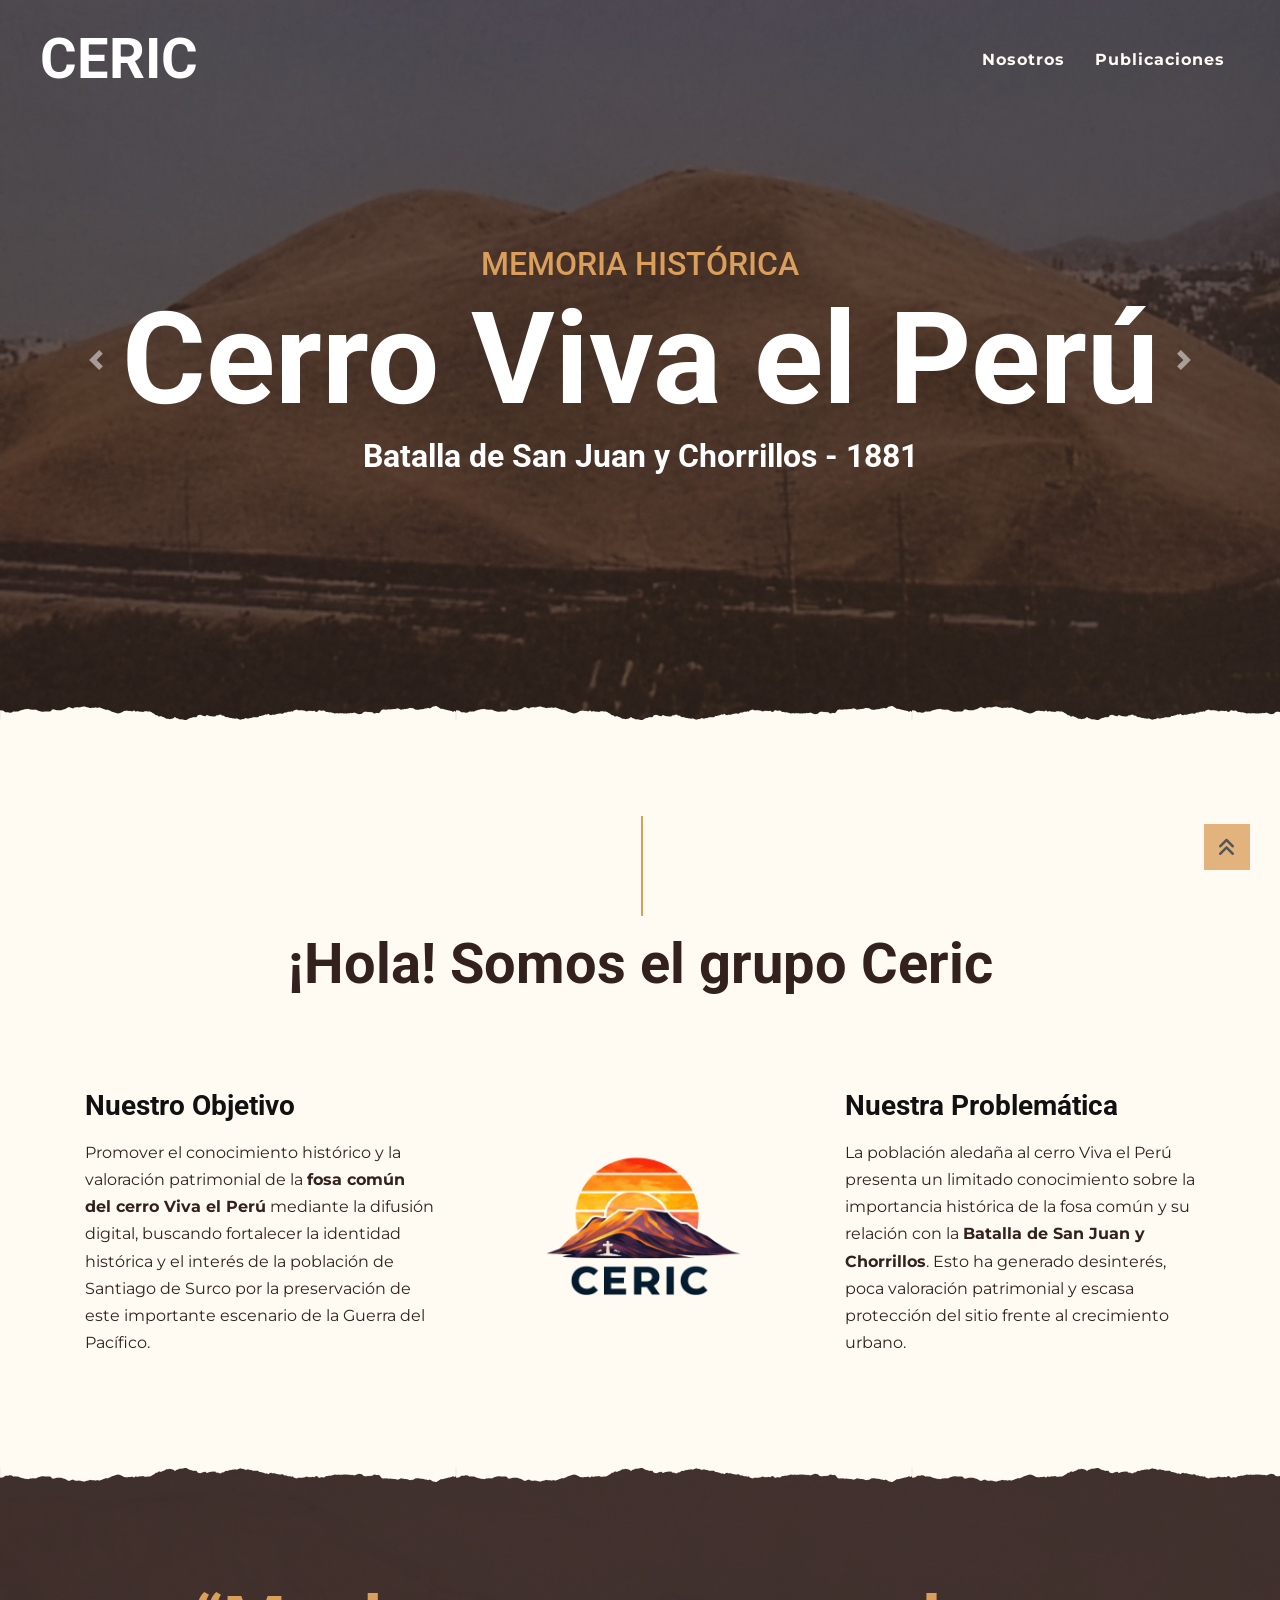
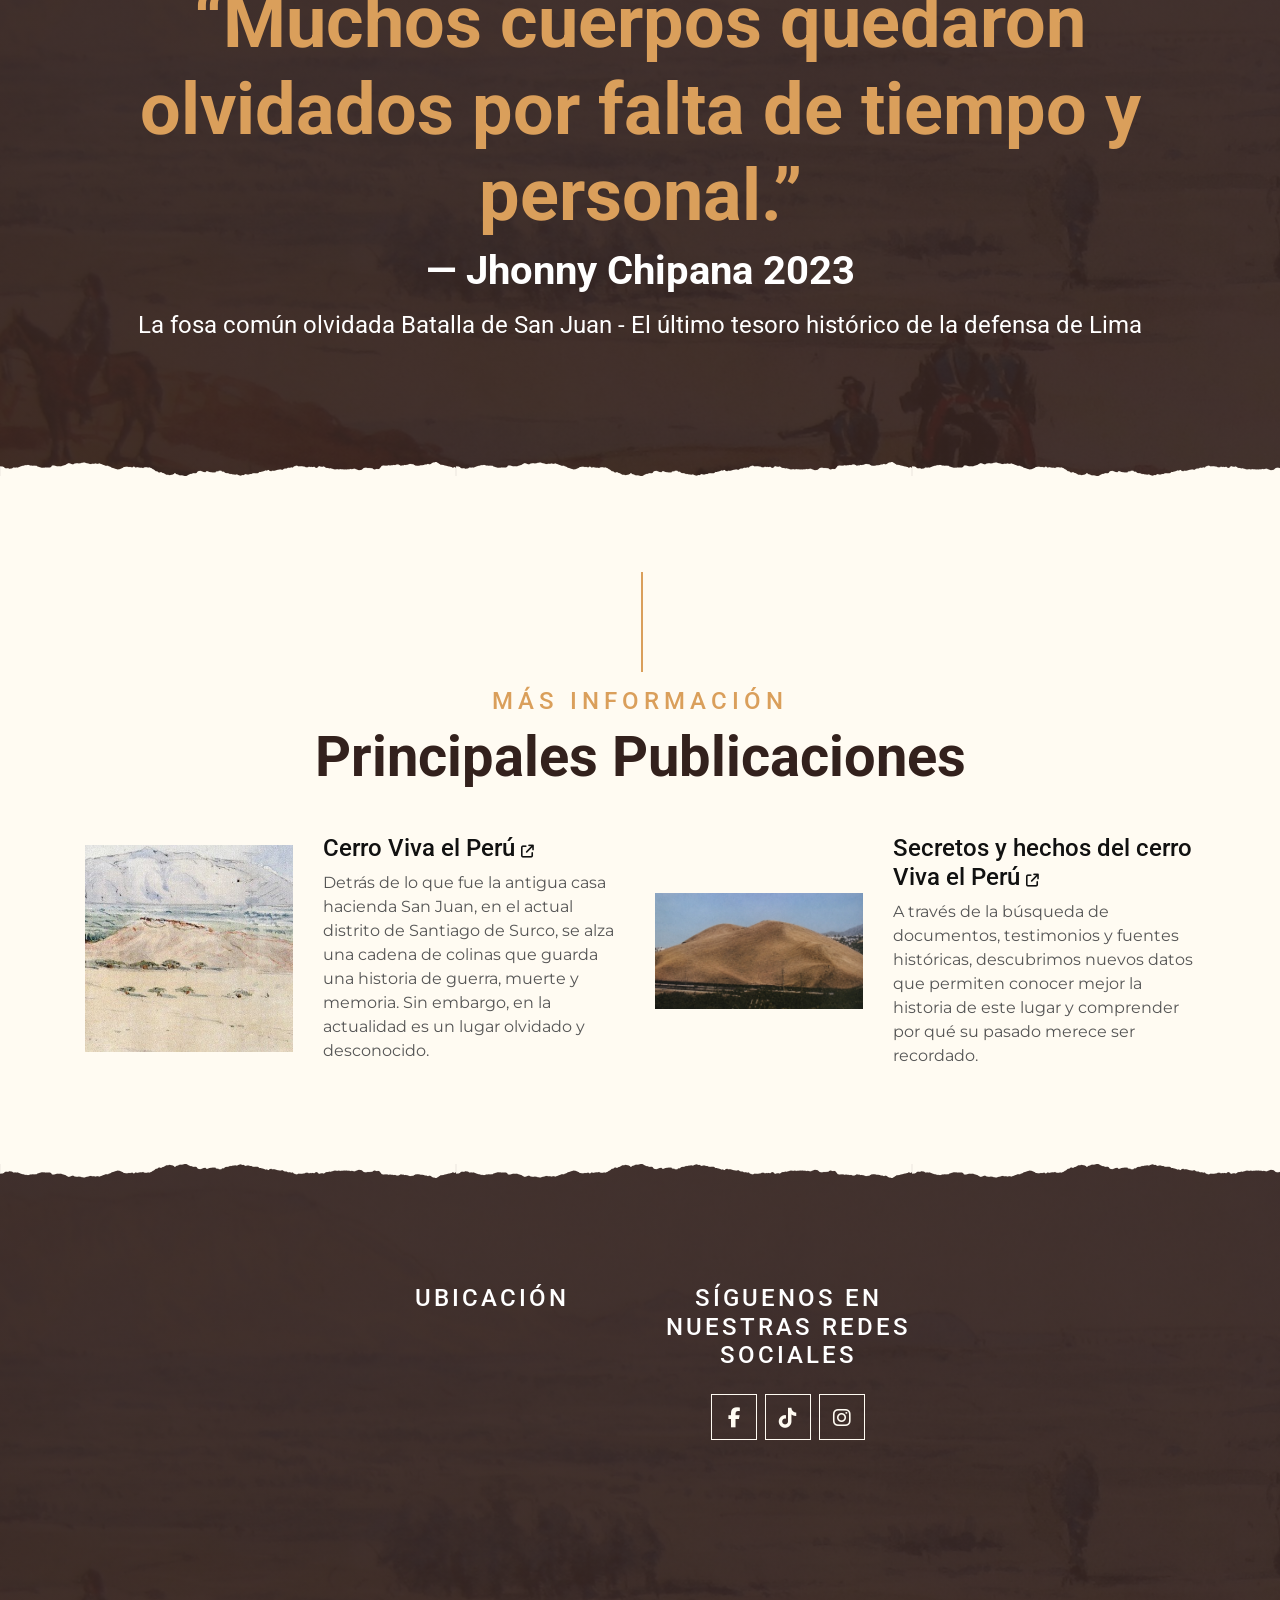
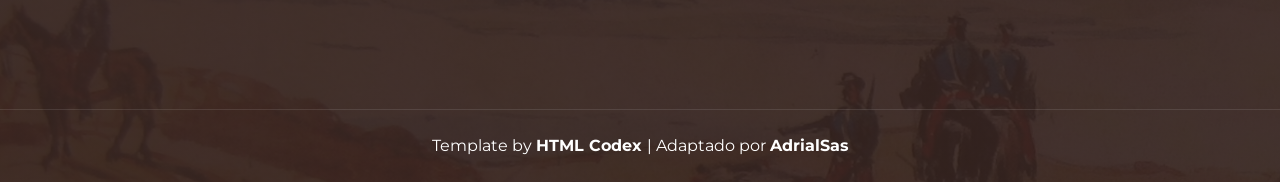
<file: index.html>
<!DOCTYPE html>
<html lang="es">

<head>
    <meta charset="utf-8">
    <title>Ceric - Cerro Viva el Perú</title>
    <meta content="width=device-width, initial-scale=1.0" name="viewport">
    <meta content="Ceric, Cerro Viva el Peru, Memoria Historica, Batalla de San Juan y Chorrillos" name="keywords">
    <meta content="Recuperando la memoria histórica y la valoración patrimonial de la fosa común en Santiago de Surco." name="description">

    <!-- Open Graph para Redes Sociales y WhatsApp -->
    <meta property="og:title" content="CERIC - Cerro Viva el Perú">
    <meta property="og:description" content="Recuperando la memoria histórica y la valoración patrimonial de la fosa común en Santiago de Surco.">
    <meta property="og:image" content="img/Ceric.png">
    <meta property="og:type" content="website">

    <!-- Favicon -->
    <link href="img/favicon.ico" rel="icon">

    <!-- Google Fonts -->
    <link rel="preconnect" href="https://fonts.gstatic.com">
    <link href="https://fonts.googleapis.com/css2?family=Montserrat:wght@200;400&family=Roboto:wght@400;500;700&display=swap" rel="stylesheet"> 

    <!-- Font Awesome -->
    <link href="https://cdnjs.cloudflare.com/ajax/libs/font-awesome/6.4.0/css/all.min.css" rel="stylesheet">

    <!-- AOS Library (Estilos para animación al hacer scroll) -->
    <link rel="stylesheet" href="https://unpkg.com/aos@next/dist/aos.css" />

    <!-- Libraries Stylesheet -->
    <link href="lib/owlcarousel/assets/owl.carousel.min.css" rel="stylesheet">
    <link href="lib/tempusdominus/css/tempusdominus-bootstrap-4.min.css" rel="stylesheet" />

    <!-- Customized Bootstrap Stylesheet -->
    <link href="css/style.min.css" rel="stylesheet">
</head>

<body>
    <!-- Navbar Start -->
    <div class="container-fluid p-0 nav-bar">
        <nav class="navbar navbar-expand-lg bg-none navbar-dark py-3">
            <a href="index.html" class="navbar-brand px-lg-4 m-0">
                <h1 class="m-0 display-4 text-uppercase text-white">Ceric</h1>
            </a>
            <button type="button" class="navbar-toggler" data-toggle="collapse" data-target="#navbarCollapse">
                <span class="navbar-toggler-icon"></span>
            </button>
            <div class="collapse navbar-collapse justify-content-between" id="navbarCollapse">
                <div class="navbar-nav ml-auto p-4">
                    <a href="about.html" class="nav-item nav-link">Nosotros</a>
                    <a href="Documentos.html" class="nav-item nav-link">Publicaciones</a>               
                </div>
            </div>
        </nav>
    </div>
    <!-- Navbar End -->

    <!-- Carousel Start -->
    <div class="container-fluid p-0 mb-5">
        <div id="blog-carousel" class="carousel slide overlay-bottom" data-ride="carousel">
            <div class="carousel-inner">
                <div class="carousel-item active">
                    <img class="w-100" src="img/carousel-1.jpg" alt="Cerro Viva el Perú">
                    <div class="carousel-caption d-flex flex-column align-items-center justify-content-center">
                        <h2 class="text-primary font-weight-medium m-0">MEMORIA HISTÓRICA</h2>
                        <h1 class="display-1 text-white m-0">Cerro Viva el Perú</h1>
                        <h2 class="text-white m-0">Batalla de San Juan y Chorrillos - 1881</h2>
                    </div>
                </div>
                <div class="carousel-item">
                    <img class="w-100" src="img/698e12fef538ce109a0301f2.webp" alt="Recuperando memoria peruana">
                    <div class="carousel-caption d-flex flex-column align-items-center justify-content-center">
                        <h1 class="display-1 text-white m-0">Cerro Viva el Perú</h1>
                        <h2 class="text-white m-0">"Recuperando nuestra memoria peruana"</h2>
                    </div>
                </div>
            </div>
            <a class="carousel-control-prev" href="#blog-carousel" data-slide="prev">
                <span class="carousel-control-prev-icon"></span>
            </a>
            <a class="carousel-control-next" href="#blog-carousel" data-slide="next">
                <span class="carousel-control-next-icon"></span>
            </a>
        </div>
    </div>
    <!-- Carousel End -->

    <!-- About/Ceric Start -->
    <div class="container-fluid py-5">
        <div class="container">
            
            <!-- Título principal de la sección -->
            <div class="section-title text-center mb-5" data-aos="fade-up">
                <h1 class="display-4">¡Hola! Somos el grupo Ceric</h1>
            </div>

            <!-- Fila alineada al centro verticalmente con animación -->
            <div class="row align-items-center" data-aos="fade-up" data-aos-delay="100">
                
                <!-- Columna Objetivo -->
                <div class="col-lg-4 text-lg-left text-center mb-4 mb-lg-0">
                    <h2 class="h3 font-weight-bold mb-3 text-dark">Nuestro Objetivo</h2>
                    <p class="text-secondary" style="line-height: 1.7;">
                        Promover el conocimiento histórico y la valoración patrimonial de la <strong>fosa común del cerro Viva el Perú</strong> mediante la difusión digital, buscando fortalecer la identidad histórica y el interés de la población de Santiago de Surco por la preservación de este importante escenario de la Guerra del Pacífico.
                    </p>
                </div>

                <!-- Columna Imagen / Logo con tamaño ampliado -->
                <div class="col-lg-4 text-center mb-4 mb-lg-0 px-2">
                    <img class="img-fluid" 
                         src="img/Ceric.png" 
                         alt="Logo Ceric Cerro Viva el Perú" 
                         style="width: 100%; max-width: 420px; height: auto;">
                </div>  

                <!-- Columna Problemática -->
                <div class="col-lg-4 text-lg-left text-center">
                    <h2 class="h3 font-weight-bold mb-3 text-dark">Nuestra Problemática</h2>
                    <p class="text-secondary" style="line-height: 1.7;">
                        La población aledaña al cerro Viva el Perú presenta un limitado conocimiento sobre la importancia histórica de la fosa común y su relación con la <strong>Batalla de San Juan y Chorrillos</strong>. Esto ha generado desinterés, poca valoración patrimonial y escasa protección del sitio frente al crecimiento urbano.
                    </p>
                </div>

            </div>
        </div>
    </div>
    <!-- About/Ceric End -->

    <!-- Offer Start -->
    <div class="offer container-fluid my-5 py-5 text-center position-relative overlay-top overlay-bottom" data-aos="fade-up">
        <div class="container py-5">
            <h1 class="display-3 text-primary mt-3">“Muchos cuerpos quedaron olvidados por falta de tiempo y personal.”</h1>
            <h1 class="text-white mb-3">— Jhonny Chipana 2023</h1>
            <h4 class="text-white font-weight-normal mb-4 pb-3">La fosa común olvidada Batalla de San Juan - El último tesoro histórico de la defensa de Lima</h4>
        </div>
    </div>
    <!-- Offer End -->

   <!-- Service 2 Start -->
<div class="container-fluid pt-5">
    <div class="container">
        
        <!-- Título de la sección principal -->
        <div class="section-title" data-aos="fade-up">
            <h4 class="text-primary text-uppercase" style="letter-spacing: 5px;">Más Información</h4>
            <h1 class="display-4">Principales Publicaciones</h1>
        </div>

        <!-- Fila con los 2 artículos al costado -->
        <div class="row">
            
            <!-- Primer Artículo -->
            <div class="col-lg-6 mb-5" data-aos="fade-up" data-aos-delay="100">
                <div class="row align-items-center">
                    <div class="col-sm-5">
                        <a href="https://sites.google.com/view/ceric/ceric">
                            <img class="img-fluid mb-3 mb-sm-0" src="img/San-Juan.jpg" alt="Cerro Viva el Perú">
                        </a>
                    </div>
                    <div class="col-sm-7">
                        <h4>
                            <a href="https://sites.google.com/view/ceric/ceric" class="text-decoration-none text-dark">
                                Cerro Viva el Perú <i class="fa-solid fa-arrow-up-right-from-square" style="font-size: 0.8rem;"></i>
                            </a>
                        </h4>
                        <p class="m-0">Detrás de lo que fue la antigua casa hacienda San Juan, en el actual distrito de Santiago de Surco, se alza una cadena de colinas que guarda una historia de guerra, muerte y memoria. Sin embargo, en la actualidad es un lugar olvidado y desconocido.</p>
                    </div>
                </div>
            </div>

            <!-- Segundo Artículo -->
            <div class="col-lg-6 mb-5" data-aos="fade-up" data-aos-delay="200">
                <div class="row align-items-center">
                    <div class="col-sm-5">
                        <a href="https://sites.google.com/sda.edu.pe/ceric/ceric">
                            <img class="img-fluid mb-3 mb-sm-0" src="img/carousel-1.jpg" alt="Misterios y datos sobre los eventos acaecidos en el cerro Viva el Perú">
                        </a>
                    </div>
                    <div class="col-sm-7">
                        <h4>
                            <a href="https://sites.google.com/view/ceric/ceric" class="text-decoration-none text-dark">
                                Secretos y hechos del cerro Viva el Perú <i class="fa-solid fa-arrow-up-right-from-square" style="font-size: 0.8rem;"></i>
                            </a>
                        </h4>
                        <p class="m-0"> A través de la búsqueda de documentos, testimonios y fuentes históricas, descubrimos nuevos datos que permiten conocer mejor la historia de este lugar y comprender por qué su pasado merece ser recordado.</p>
                    </div>
                </div>
            </div>

        </div> <!-- Cierre correcto de la fila de artículos -->

        <!-- 
        Fila para el Título y Botón inferior
        <div class="row pt-4" data-aos="fade-up">
            <div class="col-12 text-center mb-5">
                
                Encabezado de llamada a la acción
                <div class="section-title mb-4">
                    <h4 class="text-primary text-uppercase" style="letter-spacing: 5px;">Explora Más</h4>
                    <h1 class="display-4">Mira el cerro desde una mejor perspectiva</h1>
                </div>

                Botón Grande con animación directa
                <a href="publicaciones.html" 
                   class="btn btn-primary btn-lg px-5 py-3 font-weight-bold shadow-sm"
                   style="transition: all 0.3s cubic-bezier(0.25, 0.8, 0.25, 1); display: inline-block;"
                   onmouseover="this.style.transform='translateY(-5px) scale(1.03)'; this.style.boxShadow='0 12px 24px rgba(0,0,0,0.25)';"
                   onmouseout="this.style.transform='translateY(0) scale(1)'; this.style.boxShadow='none';"
                   onmousedown="this.style.transform='translateY(-1px) scale(0.97)';"
                   onmouseup="this.style.transform='translateY(-5px) scale(1.03)';">
                    Ver todas las publicaciones
                </a>

            </div>
        </div>
        -->

    </div>
</div>
<!-- Service 2 End -->

    <!-- Footer Start -->
    <div class="container-fluid footer text-white mt-5 pt-5 px-0 position-relative overlay-top">
        <div class="row mx-0 pt-5 px-sm-3 px-lg-5 mt-4 justify-content-center" data-aos="fade-up">
           
            <div class="col-lg-3 col-md-6 mb-5 text-center">
                <h4 class="text-white text-uppercase mb-4" style="letter-spacing: 3px;">Ubicación</h4>

                <!-- Mapa Google Maps -->
                <div class="mt-4" style="border-radius: 8px; overflow: hidden;">
                    <iframe
                        src="https://www.google.com/maps/embed?pb=!1m18!1m12!1m3!1d3902.4!2d-76.9928267!3d-12.1704528!2m3!1f0!2f0!3f0!3m2!1i1024!2i768!4f13.1!3m3!1m2!1s0x9105b84a67e5c7b1%3A0x98d5653c78e1c5ef!2sCerro%20VIVA%20PERU!5e0!3m2!1ses!2spe!4v1715000000000!5m2!1ses!2spe"
                        width="100%"
                        height="300"
                        style="border: 0; display: block;"
                        allowfullscreen=""
                        loading="lazy"
                        referrerpolicy="no-referrer-when-downgrade"
                        title="Ubicación Cerro VIVA PERU">
                    </iframe>
                </div>
            </div>

            <div class="col-lg-3 col-md-6 mb-5 text-center">
                <h4 class="text-white text-uppercase mb-4" style="letter-spacing: 3px;">Síguenos en nuestras redes sociales</h4>
              
                <div class="d-flex justify-content-center">
                    <a class="btn btn-lg btn-outline-light btn-lg-square mr-2" href="https://www.facebook.com/p/Grupos-Ceric-61589148273439/" target="_blank"><i class="fab fa-facebook-f"></i></a>
                    <a class="btn btn-lg btn-outline-light btn-lg-square mr-2" href="https://www.tiktok.com/@ceric_pre4?_r=1&_t=ZS-967ceTcxf2D" target="_blank"><i class="fab fa-tiktok"></i></a>
                    <a class="btn btn-lg btn-outline-light btn-lg-square" href="https://www.instagram.com/ceric_pre4/" target="_blank"><i class="fab fa-instagram"></i></a>
                </div>
            </div>
            
        </div>
        
        <div class="container-fluid text-center text-white border-top mt-4 py-4 px-sm-3 px-md-5" style="border-color: rgba(256, 256, 256, .1) !important;">
            <p class="m-0 text-white">
                Template by 
                <a class="font-weight-bold text-white" href="https://htmlcodex.com/" target="_blank">
                    HTML Codex
                </a>
                | Adaptado por 
                <a class="font-weight-bold text-white" href="#">
                    AdrialSas
                </a>
            </p>
        </div>
    </div>
    <!-- Footer End -->

    <!-- Back to Top -->
    <a href="#" class="btn btn-lg btn-primary btn-lg-square back-to-top"><i class="fa fa-angle-double-up"></i></a>

    <!-- JavaScript Libraries -->
    <script src="https://code.jquery.com/jquery-3.4.1.min.js"></script>
    <script src="https://stackpath.bootstrapcdn.com/bootstrap/4.4.1/js/bootstrap.bundle.min.js"></script>
    <script src="lib/easing/easing.min.js"></script>
    <script src="lib/waypoints/waypoints.min.js"></script>
    <script src="lib/owlcarousel/owl.carousel.min.js"></script>
    <script src="lib/tempusdominus/js/moment.min.js"></script>
    <script src="lib/tempusdominus/js/moment-timezone.min.js"></script>
    <script src="lib/tempusdominus/js/tempusdominus-bootstrap-4.min.js"></script>

    <!-- Contact Javascript File -->
    <script src="mail/jqBootstrapValidation.min.js"></script>
    <script src="mail/contact.js"></script>

    <!-- Template Javascript -->
    <script src="js/main.js"></script>

    <!-- AOS Script e Inicialización -->
    <script src="https://unpkg.com/aos@next/dist/aos.js"></script>
    <script>
        AOS.init({
            duration: 800,
            once: true
        });
    </script>
</body>

</html>
</file>
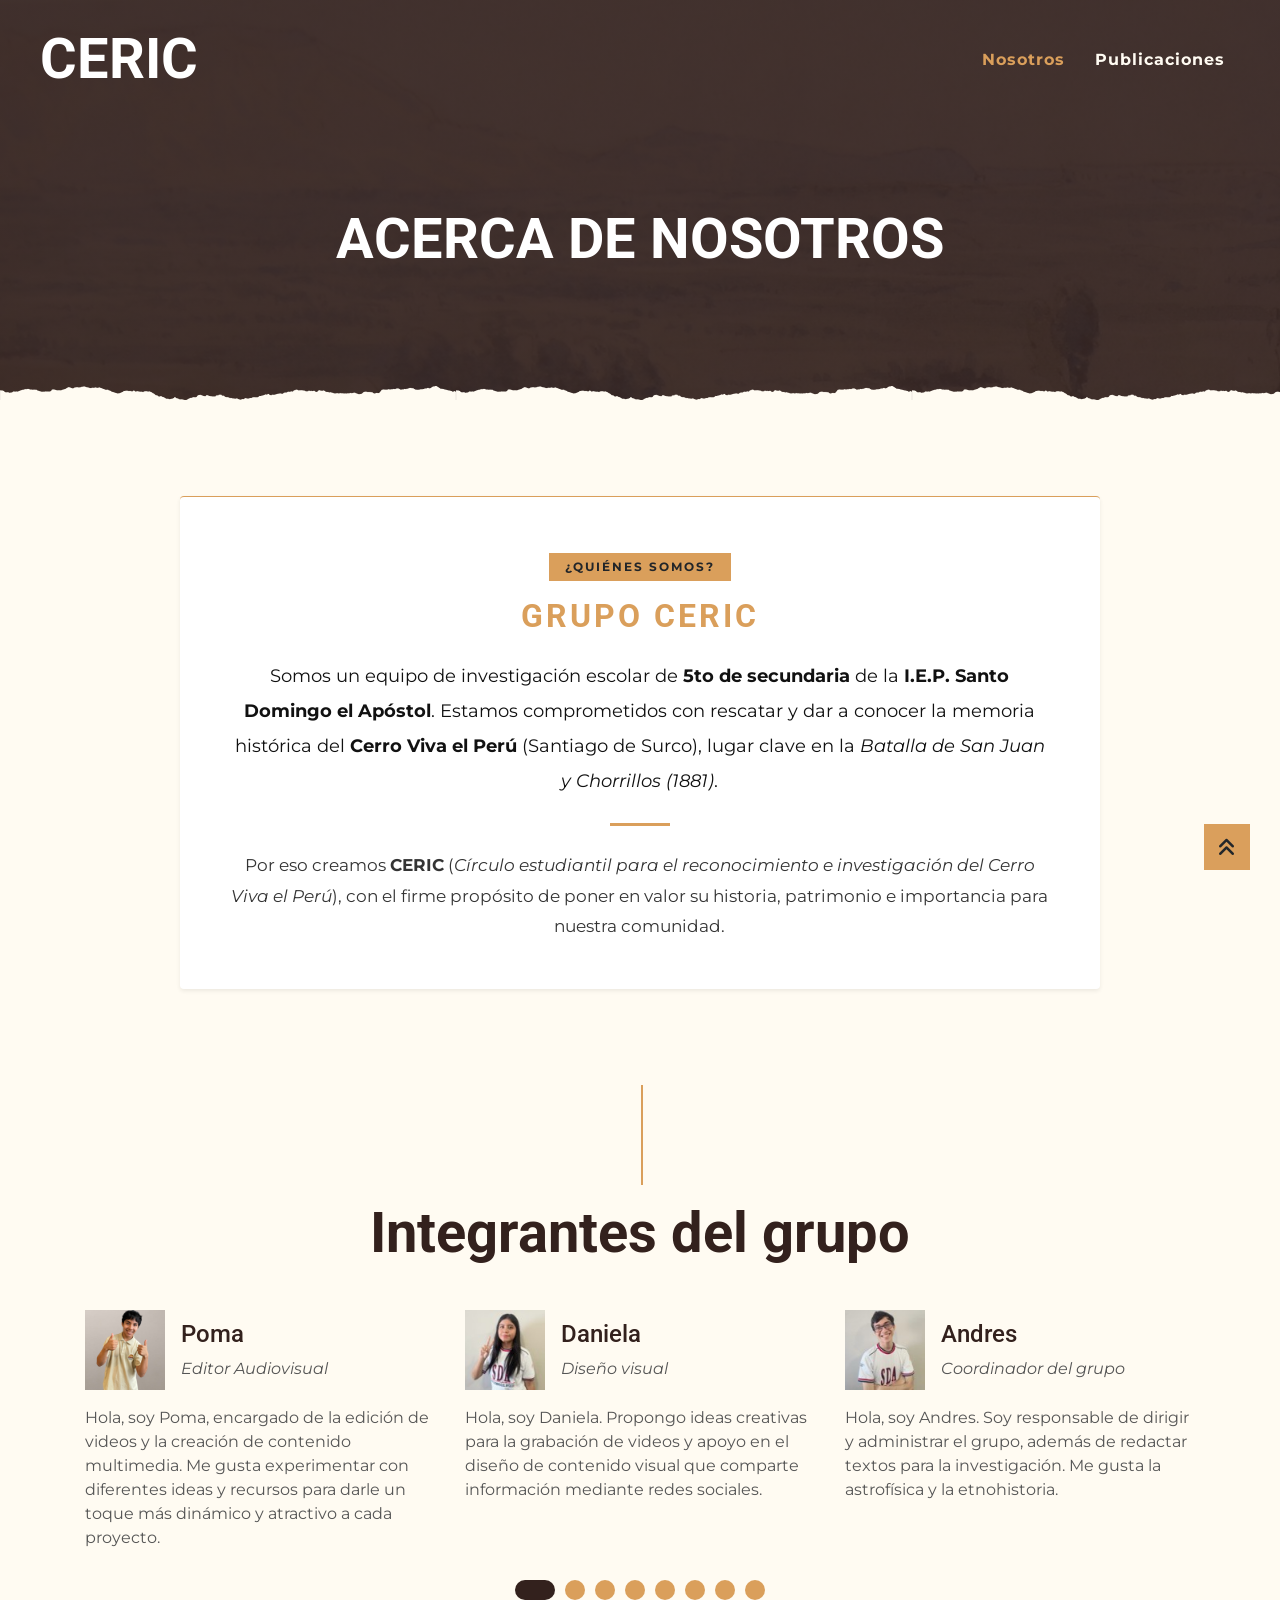
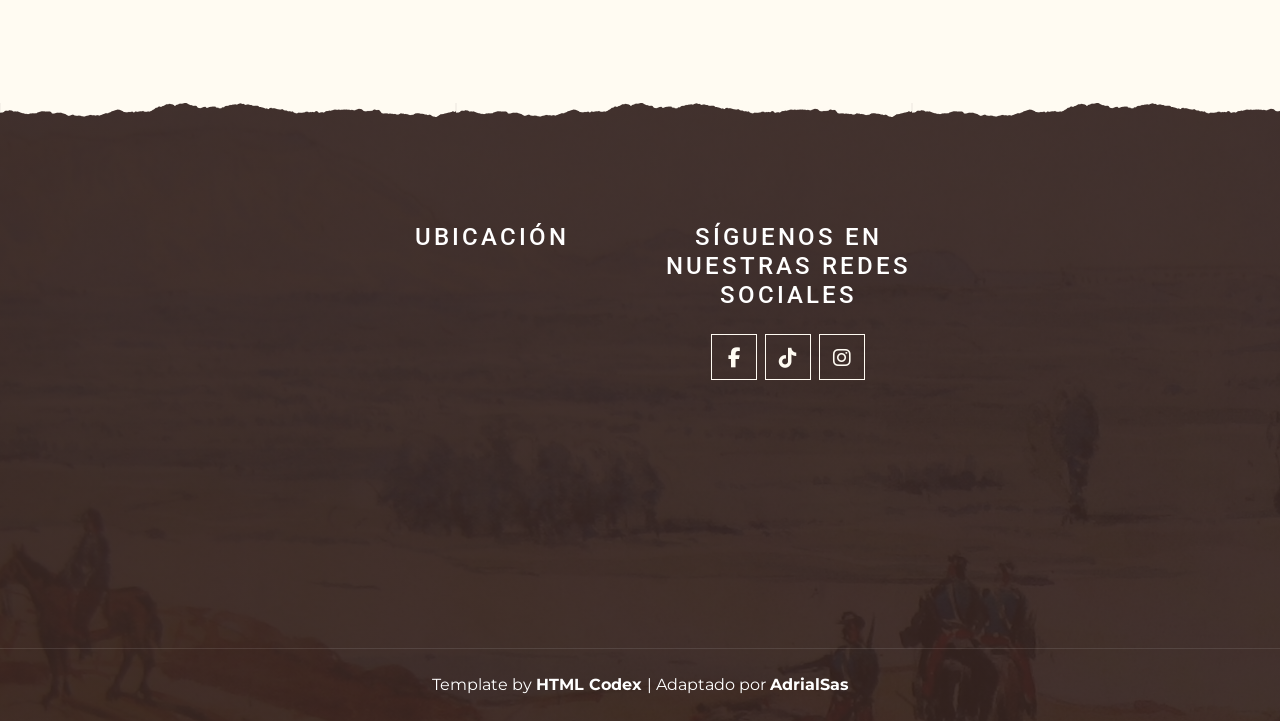
<file: about.html>
<!DOCTYPE html>
<html lang="es">

<head>
    <meta charset="utf-8">
    <title>Ceric - Nosotros</title>
    <meta content="width=device-width, initial-scale=1.0" name="viewport">
    <meta content="Ceric, Cerro Viva el Peru, Memoria Historica, Batalla de San Juan y Chorrillos" name="keywords">
    <meta content="Recuperando la memoria histórica y la valoración patrimonial del Cerro Viva el Perú." name="description">

    <!-- Open Graph para Redes Sociales y WhatsApp -->
    <meta property="og:title" content="CERIC - Acerca de Nosotros">
    <meta property="og:description" content="Conoce al equipo de investigación escolar CERIC de 5to de secundaria de la I.E.P. Santo Domingo el Apóstol.">
    <meta property="og:image" content="img/Ceric.png">
    <meta property="og:type" content="website">

    <!-- Favicon -->
    <link href="img/favicon.ico" rel="icon">

    <!-- Google Font -->
    <link rel="preconnect" href="https://fonts.gstatic.com">
    <link href="https://fonts.googleapis.com/css2?family=Montserrat:wght@200;400&family=Roboto:wght@400;500;700&display=swap" rel="stylesheet"> 

    <!-- Font Awesome -->
    <link href="https://cdnjs.cloudflare.com/ajax/libs/font-awesome/6.4.0/css/all.min.css" rel="stylesheet">

    <!-- AOS Library (Estilos para animación scroll) -->
    <link rel="stylesheet" href="https://unpkg.com/aos@next/dist/aos.css" />

    <!-- Libraries Stylesheet -->
    <link href="lib/owlcarousel/assets/owl.carousel.min.css" rel="stylesheet">
    <link href="lib/tempusdominus/css/tempusdominus-bootstrap-4.min.css" rel="stylesheet" />

    <!-- Customized Bootstrap Stylesheet -->
    <link href="css/style.min.css" rel="stylesheet">
</head>

<body>
    <!-- Navbar Start -->
    <div class="container-fluid p-0 nav-bar">
        <nav class="navbar navbar-expand-lg bg-none navbar-dark py-3">
            <a href="index.html" class="navbar-brand px-lg-4 m-0">
                <h1 class="m-0 display-4 text-uppercase text-white">Ceric</h1>
            </a>
            <button type="button" class="navbar-toggler" data-toggle="collapse" data-target="#navbarCollapse">
                <span class="navbar-toggler-icon"></span>
            </button>
            <div class="collapse navbar-collapse justify-content-between" id="navbarCollapse">
                <div class="navbar-nav ml-auto p-4">
                    <a href="about.html" class="nav-item nav-link active">Nosotros</a>
                    <a href="Documentos.html" class="nav-item nav-link">Publicaciones</a>               
                </div>
            </div>
        </nav>
    </div>
    <!-- Navbar End -->

    <!-- Page Header Start -->
    <div class="container-fluid page-header mb-5 position-relative overlay-bottom">
        <div class="d-flex flex-column align-items-center justify-content-center pt-0 pt-lg-5" style="min-height: 400px">
            <h1 class="display-4 mb-3 mt-0 mt-lg-5 text-white text-uppercase" data-aos="fade-down">acerca de nosotros</h1>
        </div>
    </div>
    <!-- Page Header End -->

    <!-- Testimonial Start (Grupo Ceric) -->
<div class="container-fluid py-5">
    <div class="container">
        <div class="row justify-content-center">
            <div class="col-lg-10" data-aos="fade-up">
                <!-- Tarjeta con sombra suave y bordes redondeados -->
                <div class="bg-white p-4 p-md-5 pt-5 rounded shadow-sm border-top border-primary border-4 text-center">
    
    <span class="badge badge-primary text-uppercase px-3 py-2 mb-3 mt-2" style="letter-spacing: 2px;">
        ¿Quiénes somos?
    </span>
    
    <h2 class="text-primary text-uppercase font-weight-bold mb-4" style="letter-spacing: 3px;">
        Grupo Ceric
    </h2>

    <p class="lead text-dark mb-0" style="line-height: 1.9; font-weight: 400; font-size: 1.15rem;">
        Somos un equipo de investigación escolar de <strong>5to de secundaria</strong> de la <strong>I.E.P. Santo Domingo el Apóstol</strong>. Estamos comprometidos con rescatar y dar a conocer la memoria histórica del <strong>Cerro Viva el Perú</strong> (Santiago de Surco), lugar clave en la <i>Batalla de San Juan y Chorrillos (1881)</i>.
    </p>

    <hr class="my-4" style="width: 60px; border-top: 3px solid #da9f5b; margin: auto;">

    <!-- Cambiamos text-muted por text-secondary o text-dark para mejor legibilidad -->
    <p class="text-dark mb-0" style="font-size: 1.05rem; line-height: 1.8; opacity: 0.85;">
        Por eso creamos <strong>CERIC</strong> (<i>Círculo estudiantil para el reconocimiento e investigación del Cerro Viva el Perú</i>), con el firme propósito de poner en valor su historia, patrimonio e importancia para nuestra comunidad.
    </p>

</div>
            </div>
        </div>
    </div>
</div>
<!-- Testimonial End -->
   
    <!-- Testimonial Start (Integrantes) -->
    <div class="container-fluid py-5">
        <div class="container">
            <div class="section-title text-center" data-aos="fade-up">              
                <h1 class="display-4">Integrantes del grupo</h1>
            </div>

            <div class="owl-carousel testimonial-carousel" data-aos="fade-up" data-aos-delay="100">

                <div class="testimonial-item">
                    <div class="d-flex align-items-center mb-3">
                        <img class="img-fluid" src="img/Dani.jpeg" alt="Daniela">
                        <div class="ml-3">
                            <h4>Daniela</h4>
                            <i>Diseño visual</i>
                        </div>
                    </div>
                    <p class="m-0">
                        Hola, soy Daniela. Propongo ideas creativas para la grabación de videos y apoyo en el diseño de contenido visual que comparte información mediante redes sociales.
                    </p>
                </div>

                <div class="testimonial-item">
                    <div class="d-flex align-items-center mb-3">
                        <img class="img-fluid" src="img/Andres.jpeg" alt="Andres">
                        <div class="ml-3">
                            <h4>Andres</h4>
                            <i>Coordinador del grupo</i>
                        </div>
                    </div>
                    <p class="m-0">
                        Hola, soy Andres. Soy responsable de dirigir y administrar el grupo, además de redactar textos para la investigación. Me gusta la astrofísica y la etnohistoria.
                    </p>
                </div>

                <div class="testimonial-item">
                    <div class="d-flex align-items-center mb-3">
                        <img class="img-fluid" src="img/Diego.jpeg" alt="Diego">
                        <div class="ml-3">
                            <h4>Diego</h4>
                            <i>Redacción y edición</i>
                        </div>
                    </div>
                    <p class="m-0">
                        Hola, soy Diego, uno de los encargados de la redacción de la investigación y edición de contenido. Me gusta jugar videojuegos y vóley.
                    </p>
                </div>

                <div class="testimonial-item">
                    <div class="d-flex align-items-center mb-3">
                        <img class="img-fluid" src="img/Emily.jpeg" alt="Emily">
                        <div class="ml-3">
                            <h4>Emily</h4>
                            <i>Decoración y contenido</i>
                        </div>
                    </div>
                    <p class="m-0">
                        Hola, soy Emily, encargada de revisar el contenido y la decoración de los trabajos. El deporte que practico es el vóley.
                    </p>
                </div>

                <div class="testimonial-item">
                    <div class="d-flex align-items-center mb-3">
                        <img class="img-fluid" src="img/Adrian.png" alt="Adrian">
                        <div class="ml-3">
                            <h4>Adrian</h4>
                            <i>Diseño y desarrollo web</i>
                        </div>
                    </div>
                    <p class="m-0">
                        Hola, soy Adrian, encargado del diseño y desarrollo de la página web del proyecto. También apoyo en la edición multimedia y en la organización del contenido digital.
                    </p>
                </div>
                 <div class="testimonial-item">
                    <div class="d-flex align-items-center mb-3">
                        <img class="img-fluid" src="img/Maria.png" alt="Diego">
                        <div class="ml-3">
                            <h4>María </h4>
                            <i>Coordinadora General</i>
                        </div>
                    </div>
                    <p class="m-0">
                        Hola, soy María, parte del equipo de CERIC. Me encargo de aportar ideas para nuevos contenidos y próximamente participaré en la gestión de ventas. En mi tiempo libre, me gusta la danza.
                    </p>
                </div>

                <div class="testimonial-item">
                    <div class="d-flex align-items-center mb-3">
                        <img class="img-fluid" src="img/Pierina.png" alt="Emily">
                        <div class="ml-3">
                            <h4>Pierina</h4>
                            <i>Diseñadora Editorial</i>
                        </div>
                    </div>
                    <p class="m-0">
                       Hola, soy Pierina, parte del equipo de CERIC. Contribuyo a que nuestros trabajos tengan una buena presentación, revisando los contenidos y cuidando cada detalle de su diseño. Una de mis actividades favoritas es practicar vóley.
                    </p>
                </div>

                <div class="testimonial-item">
                    <div class="d-flex align-items-center mb-3">
                        <img class="img-fluid" src="img/Poma.png" alt="Poma">
                        <div class="ml-3">
                            <h4>Poma</h4>
                            <i>Editor Audiovisual</i>
                        </div>
                    </div>
                    <p class="m-0">
                       Hola, soy Poma, encargado de la edición de videos y la creación de contenido multimedia. Me gusta experimentar con diferentes ideas y recursos para darle un toque más dinámico y atractivo a cada proyecto.
                    </p>
                </div>

            </div>
        </div>
    </div>
    <!-- Testimonial End -->

    <!-- Footer Start -->
    <div class="container-fluid footer text-white mt-5 pt-5 px-0 position-relative overlay-top">
        <div class="row mx-0 pt-5 px-sm-3 px-lg-5 mt-4 justify-content-center" data-aos="fade-up">
           
            <div class="col-lg-3 col-md-6 mb-5 text-center">
                <h4 class="text-white text-uppercase mb-4" style="letter-spacing: 3px;">Ubicación</h4>

                <!-- Mapa Google Maps -->
                <div class="mt-4" style="border-radius: 8px; overflow: hidden;">
                    <iframe
                        src="https://www.google.com/maps/embed?pb=!1m18!1m12!1m3!1d3902.4!2d-76.9928267!3d-12.1704528!2m3!1f0!2f0!3f0!3m2!1i1024!2i768!4f13.1!3m3!1m2!1s0x9105b84a67e5c7b1%3A0x98d5653c78e1c5ef!2sCerro%20VIVA%20PERU!5e0!3m2!1ses!2spe!4v1715000000000!5m2!1ses!2spe"
                        width="100%"
                        height="300"
                        style="border: 0; display: block;"
                        allowfullscreen=""
                        loading="lazy"
                        referrerpolicy="no-referrer-when-downgrade"
                        title="Ubicación Cerro VIVA PERU">
                    </iframe>
                </div>
            </div>

            <div class="col-lg-3 col-md-6 mb-5 text-center">
                <h4 class="text-white text-uppercase mb-4" style="letter-spacing: 3px;">Síguenos en nuestras redes sociales</h4>
              
                <div class="d-flex justify-content-center">
                    <a class="btn btn-lg btn-outline-light btn-lg-square mr-2" href="https://www.facebook.com/p/Grupos-Ceric-61589148273439/" target="_blank"><i class="fab fa-facebook-f"></i></a>
                    <a class="btn btn-lg btn-outline-light btn-lg-square mr-2" href="https://www.tiktok.com/@ceric_pre4?_r=1&_t=ZS-967ceTcxf2D" target="_blank"><i class="fab fa-tiktok"></i></a>
                    <a class="btn btn-lg btn-outline-light btn-lg-square" href="https://www.instagram.com/ceric_pre4/" target="_blank"><i class="fab fa-instagram"></i></a>
                </div>
            </div>
            
        </div>
        
        <div class="container-fluid text-center text-white border-top mt-4 py-4 px-sm-3 px-md-5" style="border-color: rgba(256, 256, 256, .1) !important;">
            <p class="m-0 text-white">
                Template by 
                <a class="font-weight-bold text-white" href="https://htmlcodex.com/" target="_blank">
                    HTML Codex
                </a>
                | Adaptado por 
                <a class="font-weight-bold text-white" href="#">
                    AdrialSas
                </a>
            </p>
        </div>
    </div>
    <!-- Footer End -->

    <!-- Back to Top -->
    <a href="#" class="btn btn-lg btn-primary btn-lg-square back-to-top"><i class="fa fa-angle-double-up"></i></a>

    <!-- JavaScript Libraries -->
    <script src="https://code.jquery.com/jquery-3.4.1.min.js"></script>
    <script src="https://stackpath.bootstrapcdn.com/bootstrap/4.4.1/js/bootstrap.bundle.min.js"></script>
    <script src="lib/easing/easing.min.js"></script>
    <script src="lib/waypoints/waypoints.min.js"></script>
    <script src="lib/owlcarousel/owl.carousel.min.js"></script>
    <script src="lib/tempusdominus/js/moment.min.js"></script>
    <script src="lib/tempusdominus/js/moment-timezone.min.js"></script>
    <script src="lib/tempusdominus/js/tempusdominus-bootstrap-4.min.js"></script>

    <!-- Contact Javascript File -->
    <script src="mail/jqBootstrapValidation.min.js"></script>
    <script src="mail/contact.js"></script>

    <!-- Template Javascript -->
    <script src="js/main.js"></script>

    <!-- AOS Script e Inicialización -->
    <script src="https://unpkg.com/aos@next/dist/aos.js"></script>
    <script>
        AOS.init({
            duration: 800,
            once: true
        });
    </script>
</body>

</html>
</file>
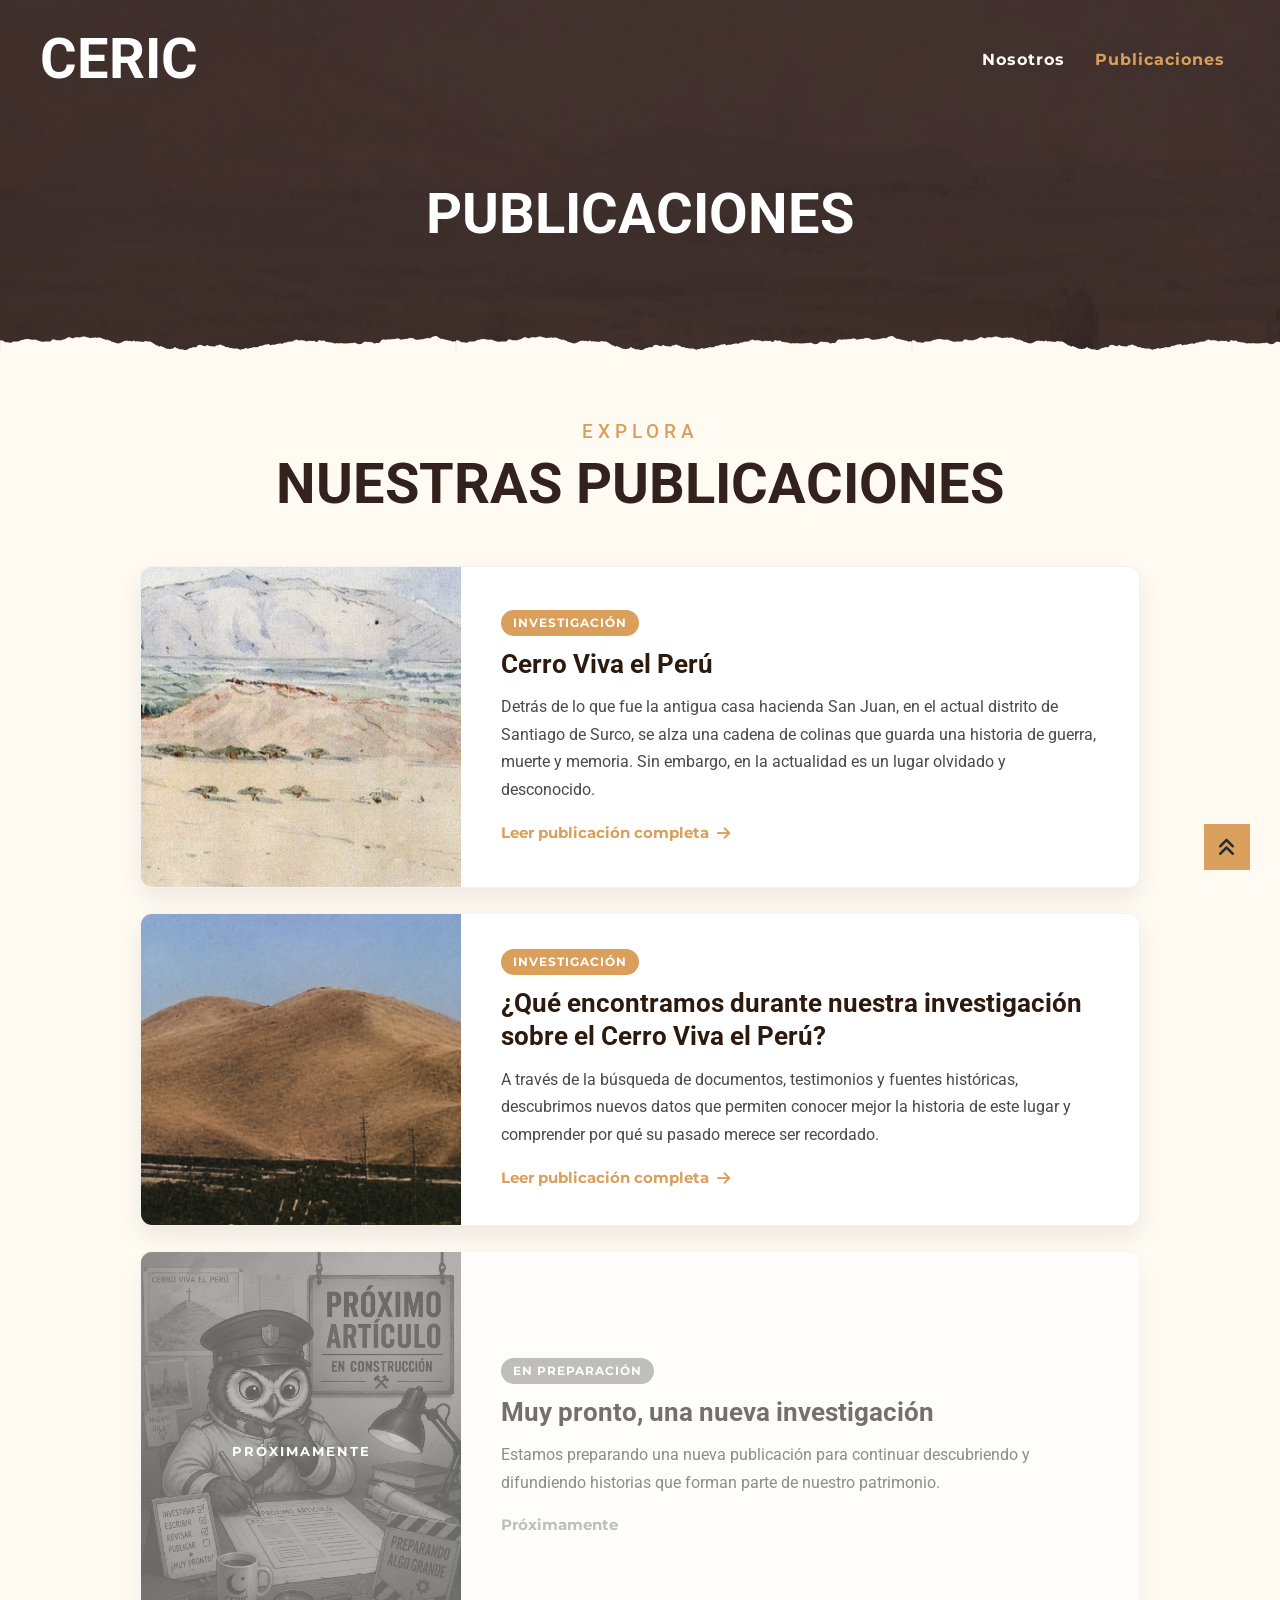
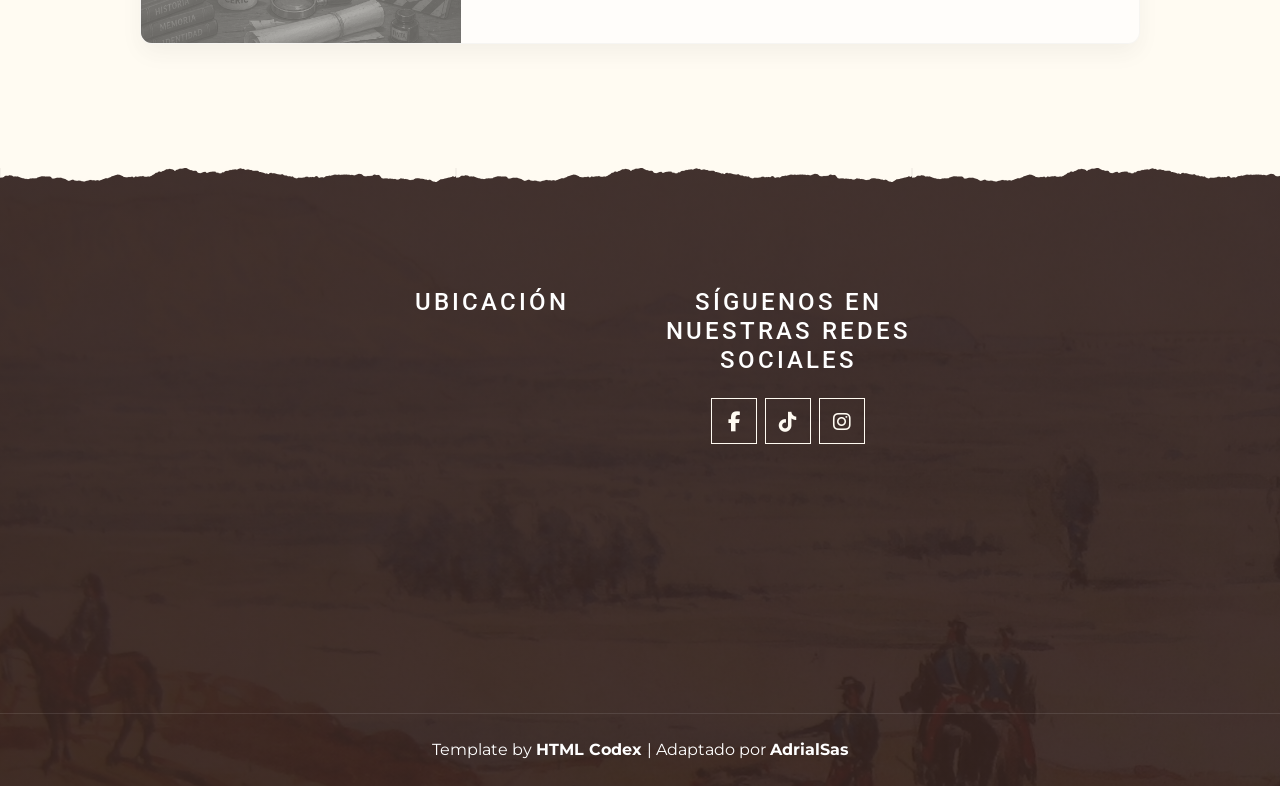
<file: Documentos.html>
<!DOCTYPE html>
<html lang="es">

<head>
    <meta charset="utf-8">
    <title>Ceric - Publicaciones</title>
    <meta content="width=device-width, initial-scale=1.0" name="viewport">
    <meta content="Ceric, Publicaciones, Cerro Viva el Peru" name="keywords">
    <meta content="Publicaciones e investigaciones del Grupo Ceric." name="description">

    <!-- Favicon -->
    <link href="img/favicon.ico" rel="icon">

    <!-- Google Font -->
    <link rel="preconnect" href="https://fonts.gstatic.com">
    <link href="https://fonts.googleapis.com/css2?family=Montserrat:wght@200;400&family=Roboto:wght@400;500;700&display=swap" rel="stylesheet"> 

    <!-- Font Awesome -->
    <link href="https://cdnjs.cloudflare.com/ajax/libs/font-awesome/6.4.0/css/all.min.css" rel="stylesheet">

    <!-- Libraries Stylesheet -->
    <link href="lib/owlcarousel/assets/owl.carousel.min.css" rel="stylesheet">
    <link href="lib/tempusdominus/css/tempusdominus-bootstrap-4.min.css" rel="stylesheet" />

    <!-- Customized Bootstrap Stylesheet -->
    <link href="css/style.min.css" rel="stylesheet">

    <style>
        .kp-cards-list {
            max-width: 1000px;
            margin: 0 auto 60px auto;
            display: flex;
            flex-direction: column;
            gap: 25px; /* Separación si agregas más tarjetas en el futuro */
        }
        /* ================================
   TARJETA PRÓXIMAMENTE
================================ */

.kp-card-coming-soon {
    position: relative;
    filter: grayscale(75%);
    opacity: 0.62;
    cursor: default;
    pointer-events: none;
}

/* Imagen apagada */
.kp-card-coming-soon .kp-card-img {
    position: relative;
}

.kp-card-coming-soon .kp-card-img img {
    filter: grayscale(100%);
}

/* Capa sobre la imagen */
.kp-coming-overlay {
    position: absolute;
    inset: 0;
    display: flex;
    flex-direction: column;
    align-items: center;
    justify-content: center;
    gap: 8px;

    background: rgba(0, 0, 0, 0.28);
    color: white;
    font-weight: 700;
    letter-spacing: 2px;
    font-size: 13px;
}

.kp-coming-overlay i {
    font-size: 28px;
}

/* Badge */
.kp-card-coming-soon .kp-card-badge {
    background: #999;
}

/* Link deshabilitado */
.kp-link-disabled {
    color: #999 !important;
}
        /* Tarjeta Estilo Elevado */
        .kp-card {
            display: flex;
            align-items: stretch;
            background: #ffffff;
            border-radius: 12px;
            overflow: hidden;
            box-shadow: 0 10px 25px rgba(0,0,0,0.08);
            border: 1px solid rgba(0,0,0,0.05);
            text-decoration: none !important;
            color: inherit;
            transition: all 0.3s ease;
        }

        .kp-card:hover {
            transform: translateY(-4px);
            box-shadow: 0 15px 30px rgba(0,0,0,0.12);
            background: #ffffff;
        }

        .kp-card-img {
            width: 320px;
            min-height: 220px;
            flex-shrink: 0;
            overflow: hidden;
            background: #c8bfb5;
            position: relative;
        }

        .kp-card-img img {
            width: 100%;
            height: 100%;
            object-fit: cover;
            display: block;
            transition: transform 0.5s ease;
        }

        .kp-card:hover .kp-card-img img {
            transform: scale(1.05); /* Efecto zoom suave en la foto al pasar el cursor */
        }

        .kp-card-body {
            padding: 35px 40px;
            display: flex;
            flex-direction: column;
            justify-content: center;
        }

        .kp-card-badge {
            display: inline-block;
            align-self: flex-start;
            background: #da9f5b;
            color: #fff;
            font-size: 0.75rem;
            font-weight: 700;
            text-transform: uppercase;
            letter-spacing: 1px;
            padding: 4px 12px;
            border-radius: 20px;
            margin-bottom: 12px;
        }

        .kp-card-title {
            font-family: 'Roboto', sans-serif;
            font-size: 1.6rem;
            font-weight: 700;
            color: #2c1a0e;
            margin-bottom: 12px;
            line-height: 1.3;
        }

        .kp-card:hover .kp-card-title {
            color: #da9f5b;
        }

        .kp-card-desc {
            font-family: 'Roboto', sans-serif;
            font-size: 1.02rem;
            color: #4a4a4a;
            line-height: 1.7;
            margin-bottom: 18px;
        }

        .kp-card-link {
            font-size: 0.95rem;
            font-weight: 700;
            color: #da9f5b;
            display: flex;
            align-items: center;
            gap: 8px;
        }

        .kp-section-header {
            text-align: center;
            padding: 30px 20px 40px;
        }

        /* Responsive celular */
        @media (max-width: 768px) {
            .kp-card {
                flex-direction: column;
            }
            .kp-card-img {
                width: 100%;
                height: 220px;
            }
            .kp-cards-list {
                padding: 0 15px;
            }
            .kp-card-body {
                padding: 25px 20px;
            }
        }
    </style>
</head>

<body>
    <!-- Navbar Start -->
    <div class="container-fluid p-0 nav-bar">
        <nav class="navbar navbar-expand-lg bg-none navbar-dark py-3">
            <a href="index.html" class="navbar-brand px-lg-4 m-0">
                <h1 class="m-0 display-4 text-uppercase text-white">Ceric</h1>
            </a>
            <button type="button" class="navbar-toggler" data-toggle="collapse" data-target="#navbarCollapse">
                <span class="navbar-toggler-icon"></span>
            </button>
            <div class="collapse navbar-collapse justify-content-between" id="navbarCollapse">
                <div class="navbar-nav ml-auto p-4">
                    <a href="about.html" class="nav-item nav-link">Nosotros</a>
                    <a href="Documentos.html" class="nav-item nav-link active">Publicaciones</a>               
                </div>
            </div>
        </nav>
    </div>
    <!-- Navbar End -->

    <!-- Page Header Start -->
    <div class="container-fluid page-header mb-4 position-relative overlay-bottom">
        <div class="d-flex flex-column align-items-center justify-content-center pt-0 pt-lg-5" style="min-height: 350px">
            <h1 class="display-4 mb-3 mt-0 mt-lg-5 text-white text-uppercase">Publicaciones</h1>
        </div>
    </div>
    <!-- Page Header End -->

    <!-- Seccion Publicaciones Start -->
    <div class="container-fluid py-3">

        <div class="kp-section-header">
            <h4 class="text-primary text-uppercase" style="letter-spacing: 5px; font-size: 1.2rem;">Explora</h4>
            <h1 class="display-4 text-uppercase">Nuestras Publicaciones</h1>
        </div>

        <!-- ============ LISTA DE RECUADROS ============ -->
        <div class="kp-cards-list">

            <!-- Recuadro 1 -->
            <a class="kp-card" href="https://sites.google.com/view/ceric/ceric" target="_blank">
                <div class="kp-card-img">
                    <img src="img/San-Juan.jpg" alt="Cerro Viva el Perú">
                </div>
                <div class="kp-card-body">
                    <span class="kp-card-badge">Investigación</span>
                    <div class="kp-card-title">Cerro Viva el Perú</div>
                    <p class="kp-card-desc">
                        Detrás de lo que fue la antigua casa hacienda San Juan, en el actual distrito de Santiago de Surco, se alza una cadena de colinas que guarda una historia de guerra, muerte y memoria. Sin embargo, en la actualidad es un lugar olvidado y desconocido.
                    </p>
                    <div class="kp-card-link">
                        Leer publicación completa <i class="fa fa-arrow-right"></i>
                    </div>
                </div>
            </a>
            <!-- Recuadro 1 -->

            <!-- Recuadro 2 -->
            <a class="kp-card" href="https://sites.google.com/sda.edu.pe/ceric/ceric" target="_blank">
                <div class="kp-card-img">
                    <img src="img/carousel-1.jpg" alt="Cerro Viva el Perú">
                </div>
                <div class="kp-card-body">
                    <span class="kp-card-badge">Investigación</span>
                    <div class="kp-card-title">¿Qué encontramos durante nuestra investigación sobre el Cerro Viva el Perú?</div>
                    <p class="kp-card-desc">
                        A través de la búsqueda de documentos, testimonios y fuentes históricas, descubrimos nuevos datos que permiten conocer mejor la historia de este lugar y comprender por qué su pasado merece ser recordado.
                    </p>
                    <div class="kp-card-link">
                        Leer publicación completa <i class="fa fa-arrow-right"></i>
                    </div>
                </div>
            </a>
            <!-- Recuadro 2 -->
             <!-- Recuadro 3 - Próximamente -->
<div class="kp-card kp-card-coming-soon">
    <div class="kp-card-img">
        <img src="img/Inwork.png" alt="Próxima investigación">
        <div class="kp-coming-overlay">
            <i class="fa fa-clock-o"></i>
            <span>PRÓXIMAMENTE</span>
        </div>
    </div>

    <div class="kp-card-body">
        <span class="kp-card-badge">En preparación</span>

        <div class="kp-card-title">
            Muy pronto, una nueva investigación
        </div>

        <p class="kp-card-desc">
            Estamos preparando una nueva publicación para continuar descubriendo
            y difundiendo historias que forman parte de nuestro patrimonio.
        </p>

        <div class="kp-card-link kp-link-disabled">
            Próximamente <i class="fa fa-clock-o"></i>
        </div>
    </div>
</div>
<!-- Recuadro 3 -->
            
        </div>
        <!-- ============ FIN LISTA DE RECUADROS ============ -->

    </div>
    <!-- Seccion Publicaciones End -->

    <!-- Footer Start -->
    <div class="container-fluid footer text-white mt-5 pt-5 px-0 position-relative overlay-top">
        <div class="row mx-0 pt-5 px-sm-3 px-lg-5 mt-4 justify-content-center">
           
            <div class="col-lg-3 col-md-6 mb-5 text-center">
                <h4 class="text-white text-uppercase mb-4" style="letter-spacing: 3px;">Ubicación</h4>

                <!-- Mapa Google Maps -->
                <div class="mt-4" style="border-radius: 8px; overflow: hidden;">
                    <iframe
                        src="https://www.google.com/maps/embed?pb=!1m18!1m12!1m3!1d3902.4!2d-76.9928267!3d-12.1704528!2m3!1f0!2f0!3f0!3m2!1i1024!2i768!4f13.1!3m3!1m2!1s0x9105b84a67e5c7b1%3A0x98d5653c78e1c5ef!2sCerro%20VIVA%20PERU!5e0!3m2!1ses!2spe!4v1715000000000!5m2!1ses!2spe"
                        width="100%"
                        height="300"
                        style="border: 0; display: block;"
                        allowfullscreen=""
                        loading="lazy"
                        referrerpolicy="no-referrer-when-downgrade"
                        title="Ubicación Cerro VIVA PERU">
                    </iframe>
                </div>
            </div>

            <div class="col-lg-3 col-md-6 mb-5 text-center">
                <h4 class="text-white text-uppercase mb-4" style="letter-spacing: 3px;">Síguenos en nuestras redes sociales</h4>
              
                <div class="d-flex justify-content-center">
                    <a class="btn btn-lg btn-outline-light btn-lg-square mr-2" href="https://www.facebook.com/p/Grupos-Ceric-61589148273439/" target="_blank"><i class="fab fa-facebook-f"></i></a>
                    <a class="btn btn-lg btn-outline-light btn-lg-square mr-2" href="https://www.tiktok.com/@ceric_pre4?_r=1&_t=ZS-967ceTcxf2D" target="_blank"><i class="fab fa-tiktok"></i></a>
                    <a class="btn btn-lg btn-outline-light btn-lg-square" href="https://www.instagram.com/ceric_pre4/" target="_blank"><i class="fab fa-instagram"></i></a>
                </div>
            </div>
            
        </div>

        <div class="container-fluid text-center text-white border-top mt-4 py-4 px-sm-3 px-md-5" style="border-color: rgba(256, 256, 256, .1) !important;">
            <p class="m-0 text-white">
                Template by 
                <a class="font-weight-bold text-white" href="https://htmlcodex.com/" target="_blank">
                    HTML Codex
                </a>
                | Adaptado por 
                <a class="font-weight-bold text-white" href="#">
                    AdrialSas
                </a>
            </p>
        </div>
    </div>
    <!-- Footer End -->

    <!-- Back to Top -->
    <a href="#" class="btn btn-lg btn-primary btn-lg-square back-to-top"><i class="fa fa-angle-double-up"></i></a>

    <!-- JavaScript Libraries -->
    <script src="https://code.jquery.com/jquery-3.4.1.min.js"></script>
    <script src="https://stackpath.bootstrapcdn.com/bootstrap/4.4.1/js/bootstrap.bundle.min.js"></script>
    <script src="lib/easing/easing.min.js"></script>
    <script src="lib/waypoints/waypoints.min.js"></script>
    <script src="lib/owlcarousel/owl.carousel.min.js"></script>
    <script src="lib/tempusdominus/js/moment.min.js"></script>
    <script src="lib/tempusdominus/js/moment-timezone.min.js"></script>
    <script src="lib/tempusdominus/js/tempusdominus-bootstrap-4.min.js"></script>
    <script src="mail/jqBootstrapValidation.min.js"></script>
    <script src="mail/contact.js"></script>
    <script src="js/main.js"></script>
</body>

</html>
</file>
